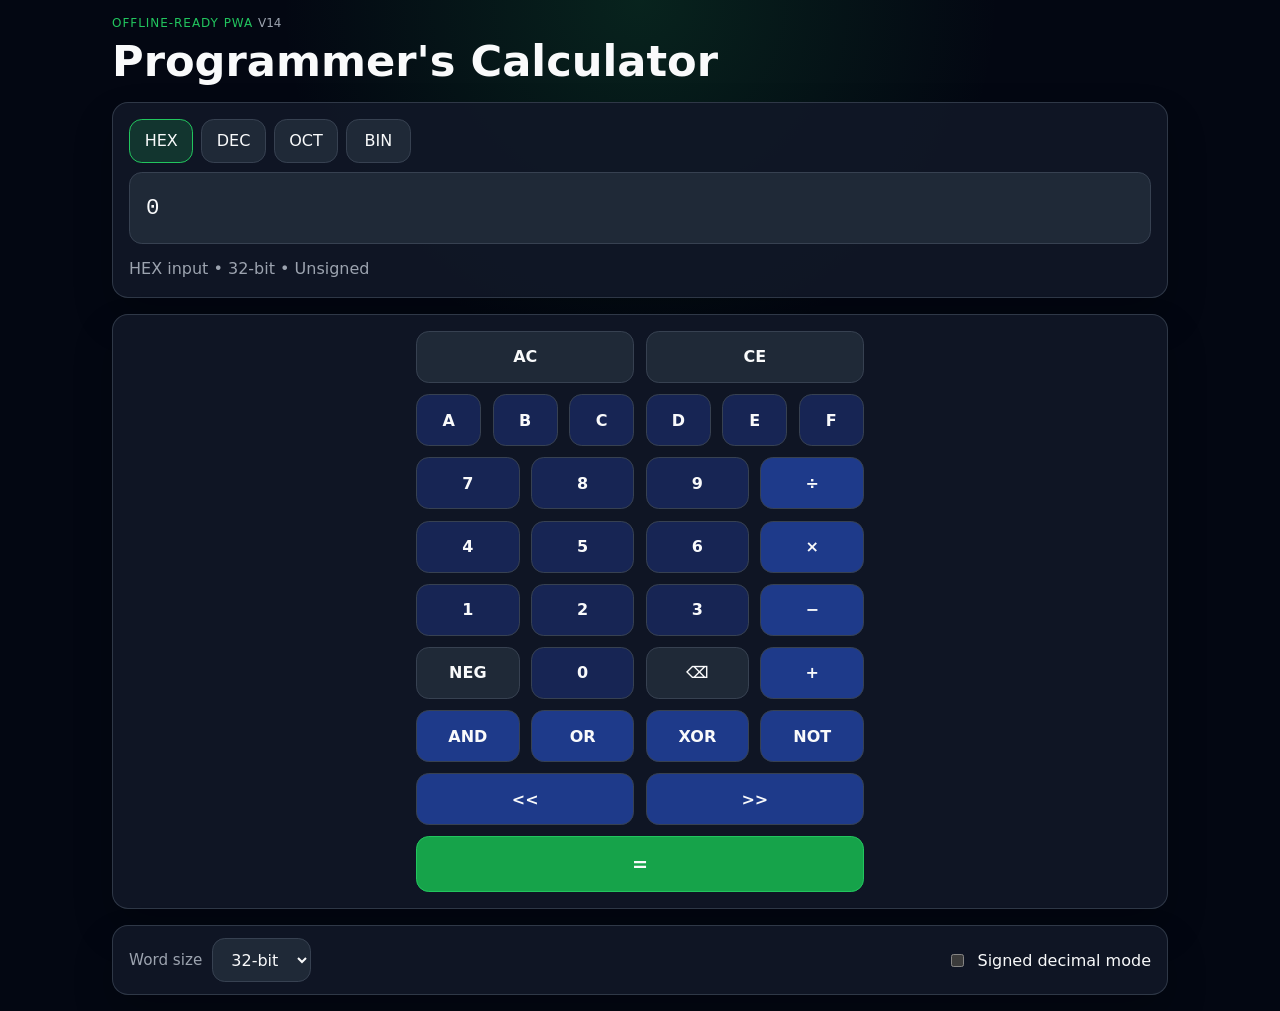
<file: index.html>
<!DOCTYPE html>
<html lang="en">
<head>
  <meta charset="UTF-8">
  <meta name="viewport" content="width=device-width, initial-scale=1.0">
  <meta name="theme-color" content="#111827">
  <link rel="manifest" href="manifest.webmanifest">
  <link rel="icon" href="icons/icon-192.svg" type="image/svg+xml">
  <link rel="apple-touch-icon" href="icons/apple-touch-icon.png">
  <title>Programmer's Calculator</title>
  <link rel="stylesheet" href="styles.css?v=14">
</head>
<body>
  <main class="app-shell">
    <header class="app-header">
      <div>
        <p class="eyebrow">Offline-ready PWA <span class="version-tag">v14</span></p>
        <h1>Programmer's Calculator</h1>
      </div>
      <button id="install-button" class="ghost-button hidden" type="button">Install</button>
    </header>

    <section class="panel display-panel" aria-label="Value display">
      <div class="value-card">
        <div class="value-header">
          <div class="segmented" id="base-selector" role="tablist" aria-label="Select base">
            <button type="button" class="segment is-active" data-base="hex" role="tab" aria-selected="true">HEX</button>
            <button type="button" class="segment" data-base="dec" role="tab" aria-selected="false">DEC</button>
            <button type="button" class="segment" data-base="oct" role="tab" aria-selected="false">OCT</button>
            <button type="button" class="segment" data-base="bin" role="tab" aria-selected="false">BIN</button>
          </div>
        </div>
        <input id="value-display" inputmode="text" autocomplete="off" spellcheck="false" aria-label="Current value">
      </div>
      <p id="status-line" class="status-line" aria-live="polite"></p>
    </section>

    <section class="panel keypad-panel" aria-label="Calculator keypad">
      <div class="keypad-grid">
        <div class="keypad-row keypad-utilities">
          <button type="button" class="key utility" data-action="clear-all">AC</button>
          <button type="button" class="key utility" data-action="clear-entry">CE</button>
        </div>

        <div class="keypad-row keypad-hex" aria-label="Hex digit keys">
          <button type="button" class="key digit" data-digit="A">A</button>
          <button type="button" class="key digit" data-digit="B">B</button>
          <button type="button" class="key digit" data-digit="C">C</button>
          <button type="button" class="key digit" data-digit="D">D</button>
          <button type="button" class="key digit" data-digit="E">E</button>
          <button type="button" class="key digit" data-digit="F">F</button>
        </div>

        <div class="keypad-main" aria-label="Digits and basic operators">
          <button type="button" class="key digit" data-digit="7">7</button>
          <button type="button" class="key digit" data-digit="8">8</button>
          <button type="button" class="key digit" data-digit="9">9</button>
          <button type="button" class="key operator" data-op="div">÷</button>

          <button type="button" class="key digit" data-digit="4">4</button>
          <button type="button" class="key digit" data-digit="5">5</button>
          <button type="button" class="key digit" data-digit="6">6</button>
          <button type="button" class="key operator" data-op="mul">×</button>

          <button type="button" class="key digit" data-digit="1">1</button>
          <button type="button" class="key digit" data-digit="2">2</button>
          <button type="button" class="key digit" data-digit="3">3</button>
          <button type="button" class="key operator" data-op="sub">−</button>

          <button type="button" class="key utility" data-action="negate">NEG</button>
          <button type="button" class="key digit" data-digit="0">0</button>
          <button type="button" class="key utility" data-action="backspace">⌫</button>
          <button type="button" class="key operator" data-op="add">+</button>
        </div>

        <div class="keypad-row keypad-bitwise" aria-label="Bitwise operators">
          <button type="button" class="key operator" data-op="and">AND</button>
          <button type="button" class="key operator" data-op="or">OR</button>
          <button type="button" class="key operator" data-op="xor">XOR</button>
          <button type="button" class="key operator" data-action="not">NOT</button>
        </div>

        <div class="keypad-row keypad-shift" aria-label="Shift operators">
          <button type="button" class="key operator" data-op="shl">&lt;&lt;</button>
          <button type="button" class="key operator" data-op="shr">&gt;&gt;</button>
        </div>

        <button type="button" class="key equals" data-action="equals">=</button>
      </div>
    </section>

    <section class="panel controls-panel" aria-label="Calculator settings">
      <div class="control-group">
        <label class="control-label" for="word-size">Word size</label>
        <select id="word-size">
          <option value="8">8-bit</option>
          <option value="16">16-bit</option>
          <option value="32" selected>32-bit</option>
          <option value="64">64-bit</option>
        </select>
      </div>

      <label class="toggle">
        <input id="signed-mode" type="checkbox">
        <span>Signed decimal mode</span>
      </label>
    </section>
  </main>

  <script src="app.js?v=14"></script>
</body>
</html>
</file>
<file: styles.css>
:root {
  color-scheme: dark;
  --bg: #030712;
  --panel: #111827;
  --panel-alt: #1f2937;
  --border: #374151;
  --text: #f9fafb;
  --muted: #9ca3af;
  --accent: #22c55e;
  --accent-strong: #16a34a;
  --danger: #f87171;
  font-family: Inter, system-ui, -apple-system, BlinkMacSystemFont, "Segoe UI", sans-serif;
}

* {
  box-sizing: border-box;
}

body {
  margin: 0;
  min-height: 100vh;
  background:
    radial-gradient(circle at top, rgba(34, 197, 94, 0.15), transparent 30%),
    var(--bg);
  color: var(--text);
}

button,
input,
select {
  font: inherit;
}

.app-shell {
  width: min(100%, 68rem);
  margin: 0 auto;
  padding: 1rem;
}

.app-header {
  display: flex;
  align-items: start;
  justify-content: space-between;
  gap: 1rem;
  margin-bottom: 1rem;
}

.eyebrow {
  margin: 0 0 0.35rem;
  color: var(--accent);
  text-transform: uppercase;
  letter-spacing: 0.08em;
  font-size: 0.75rem;
}

.version-tag {
  color: var(--muted);
  letter-spacing: normal;
}

h1 {
  margin: 0;
  font-size: clamp(1.8rem, 4vw, 2.7rem);
}

.panel {
  background: rgba(17, 24, 39, 0.9);
  border: 1px solid rgba(55, 65, 81, 0.8);
  border-radius: 1rem;
  padding: 1rem;
  box-shadow: 0 20px 40px rgba(0, 0, 0, 0.2);
}

.controls-panel {
  display: flex;
  flex-wrap: wrap;
  align-items: center;
  justify-content: space-between;
  gap: 0.75rem 1.5rem;
  margin-top: 1rem;
  padding: 0.75rem 1rem;
}

.control-group {
  display: flex;
  align-items: center;
  gap: 0.6rem;
}

.control-label {
  color: var(--muted);
  font-size: 0.95rem;
}

.segmented {
  display: inline-grid;
  grid-template-columns: repeat(4, minmax(0, 1fr));
  gap: 0.5rem;
}

.segment,
.ghost-button,
.key,
select,
.value-card input {
  border: 1px solid var(--border);
  border-radius: 0.8rem;
  background: var(--panel-alt);
  color: var(--text);
}

.segment,
.ghost-button,
.key {
  cursor: pointer;
  touch-action: manipulation;
  -webkit-tap-highlight-color: transparent;
}

.segment,
.ghost-button,
select {
  min-height: 2.75rem;
  padding: 0.65rem 0.9rem;
}

.segment.is-active {
  border-color: var(--accent);
  background: rgba(34, 197, 94, 0.18);
}

.toggle {
  display: flex;
  align-items: center;
  gap: 0.65rem;
}

.display-panel {
  margin-bottom: 1rem;
}

.value-card {
  display: grid;
  gap: 0.6rem;
}

.value-header {
  display: flex;
  justify-content: flex-start;
}

.value-card input {
  width: 100%;
  min-height: 4.5rem;
  padding: 0.8rem 1rem;
  font-family: "JetBrains Mono", "Fira Code", monospace;
  font-size: 1.4rem;
  overflow-x: auto;
}

.value-card input:focus,
select:focus,
.segment:focus-visible,
.ghost-button:focus-visible,
.key:focus-visible {
  outline: 2px solid rgba(34, 197, 94, 0.45);
  outline-offset: 2px;
}

.status-line {
  margin: 0.9rem 0 0;
  min-height: 1.4rem;
  color: var(--muted);
}

.status-line.is-error {
  color: var(--danger);
}

.keypad-grid {
  display: grid;
  gap: 0.7rem;
  max-width: 28rem;
  margin: 0 auto;
}

.keypad-row,
.keypad-main {
  display: grid;
  gap: 0.7rem;
}

.keypad-utilities {
  grid-template-columns: repeat(2, minmax(0, 1fr));
}

.keypad-hex {
  grid-template-columns: repeat(6, minmax(0, 1fr));
}

.keypad-main {
  grid-template-columns: repeat(4, minmax(0, 1fr));
}

.keypad-bitwise {
  grid-template-columns: repeat(4, minmax(0, 1fr));
}

.keypad-shift {
  grid-template-columns: repeat(2, minmax(0, 1fr));
}

.key {
  min-height: 3.25rem;
  padding: 0.9rem;
  font-weight: 600;
}

.digit {
  background: #172554;
}

.operator {
  background: #1e3a8a;
}

.utility,
.ghost-button {
  background: #1f2937;
}

.key.equals {
  width: 100%;
  min-height: 3.5rem;
  font-size: 1.2rem;
  background: var(--accent-strong);
  border-color: var(--accent);
}

.key:hover,
.segment:hover,
.ghost-button:hover {
  border-color: #6b7280;
}

.key:disabled {
  opacity: 0.38;
  cursor: not-allowed;
}

.hidden {
  display: none;
}
</file>
